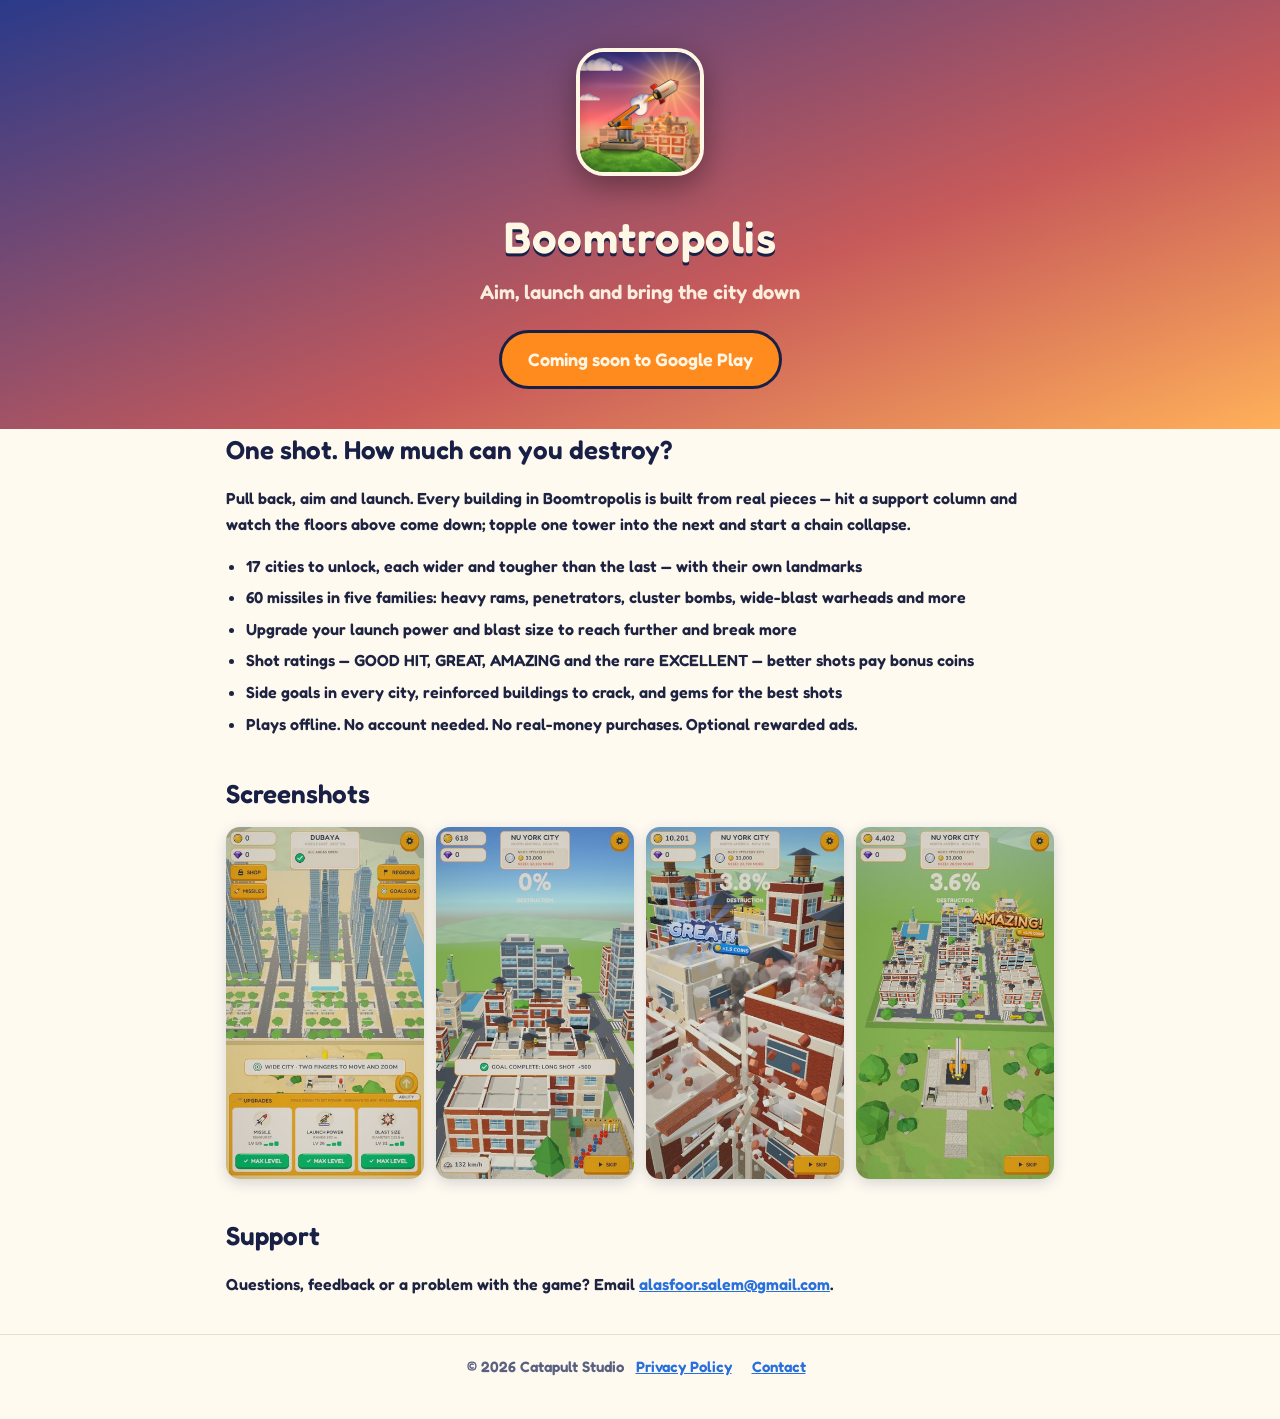
<file: index.html>
<!doctype html>
<html lang="en">
<head>
<meta charset="utf-8">
<meta name="viewport" content="width=device-width, initial-scale=1">
<title>Boomtropolis</title>
<meta name="description" content="Aim, launch and bring the city down. Upgrade 60 missiles across 17 cities. A free mobile game by Catapult Studio.">
<link rel="icon" href="img/favicon.png">
<meta http-equiv="Content-Security-Policy" content="default-src 'self'; img-src 'self'; style-src 'self'; font-src 'self'; script-src 'none'; object-src 'none'; base-uri 'self'; form-action 'none'">
<meta name="referrer" content="no-referrer">
<link rel="canonical" href="https://bodada172-byte.github.io/catapult/">
<link rel="apple-touch-icon" href="img/apple-touch-icon.png">
<meta property="og:type" content="website">
<meta property="og:title" content="Boomtropolis">
<meta property="og:description" content="Aim, launch and bring the city down. A free mobile game by Catapult Studio.">
<meta property="og:url" content="https://bodada172-byte.github.io/catapult/">
<meta property="og:image" content="https://bodada172-byte.github.io/catapult/img/share.jpg">
<meta name="twitter:card" content="summary_large_image">
<link rel="stylesheet" href="style.css">
</head>
<body>
<header class="hero">
  <div class="wrap">
    <img class="icon" src="img/icon.png" alt="Boomtropolis app icon">
    <h1>Boomtropolis</h1>
    <p class="tag">Aim, launch and bring the city down</p>
    <span class="badge">Coming soon to Google Play</span>
  </div>
</header>
<main class="wrap">
  <section>
    <h2>One shot. How much can you destroy?</h2>
    <p>Pull back, aim and launch. Every building in Boomtropolis is built from real pieces — hit a support column and watch
    the floors above come down; topple one tower into the next and start a chain collapse.</p>
    <ul class="features">
      <li>17 cities to unlock, each wider and tougher than the last — with their own landmarks</li>
      <li>60 missiles in five families: heavy rams, penetrators, cluster bombs, wide-blast warheads and more</li>
      <li>Upgrade your launch power and blast size to reach further and break more</li>
      <li>Shot ratings — GOOD HIT, GREAT, AMAZING and the rare EXCELLENT — better shots pay bonus coins</li>
      <li>Side goals in every city, reinforced buildings to crack, and gems for the best shots</li>
      <li>Plays offline. No account needed. No real-money purchases. Optional rewarded ads.</li>
    </ul>
  </section>
  <section>
    <h2>Screenshots</h2>
    <div class="shots">
      <img src="img/shot1.jpg" alt="Aiming at the city">
      <img src="img/shot2.jpg" alt="A missile in flight">
      <img src="img/shot3.jpg" alt="The impact">
      <img src="img/shot4.jpg" alt="A building collapsing">
    </div>
  </section>
  <section>
    <h2>Support</h2>
    <p>Questions, feedback or a problem with the game? Email
    <a href="mailto:alasfoor.salem@gmail.com">alasfoor.salem@gmail.com</a>.</p>
  </section>
</main>
<footer>
  <div class="wrap">
    © 2026 Catapult Studio
    <a href="privacy.html">Privacy Policy</a>
    <a href="mailto:alasfoor.salem@gmail.com">Contact</a>
  </div>
</footer>
</body>
</html>
</file>
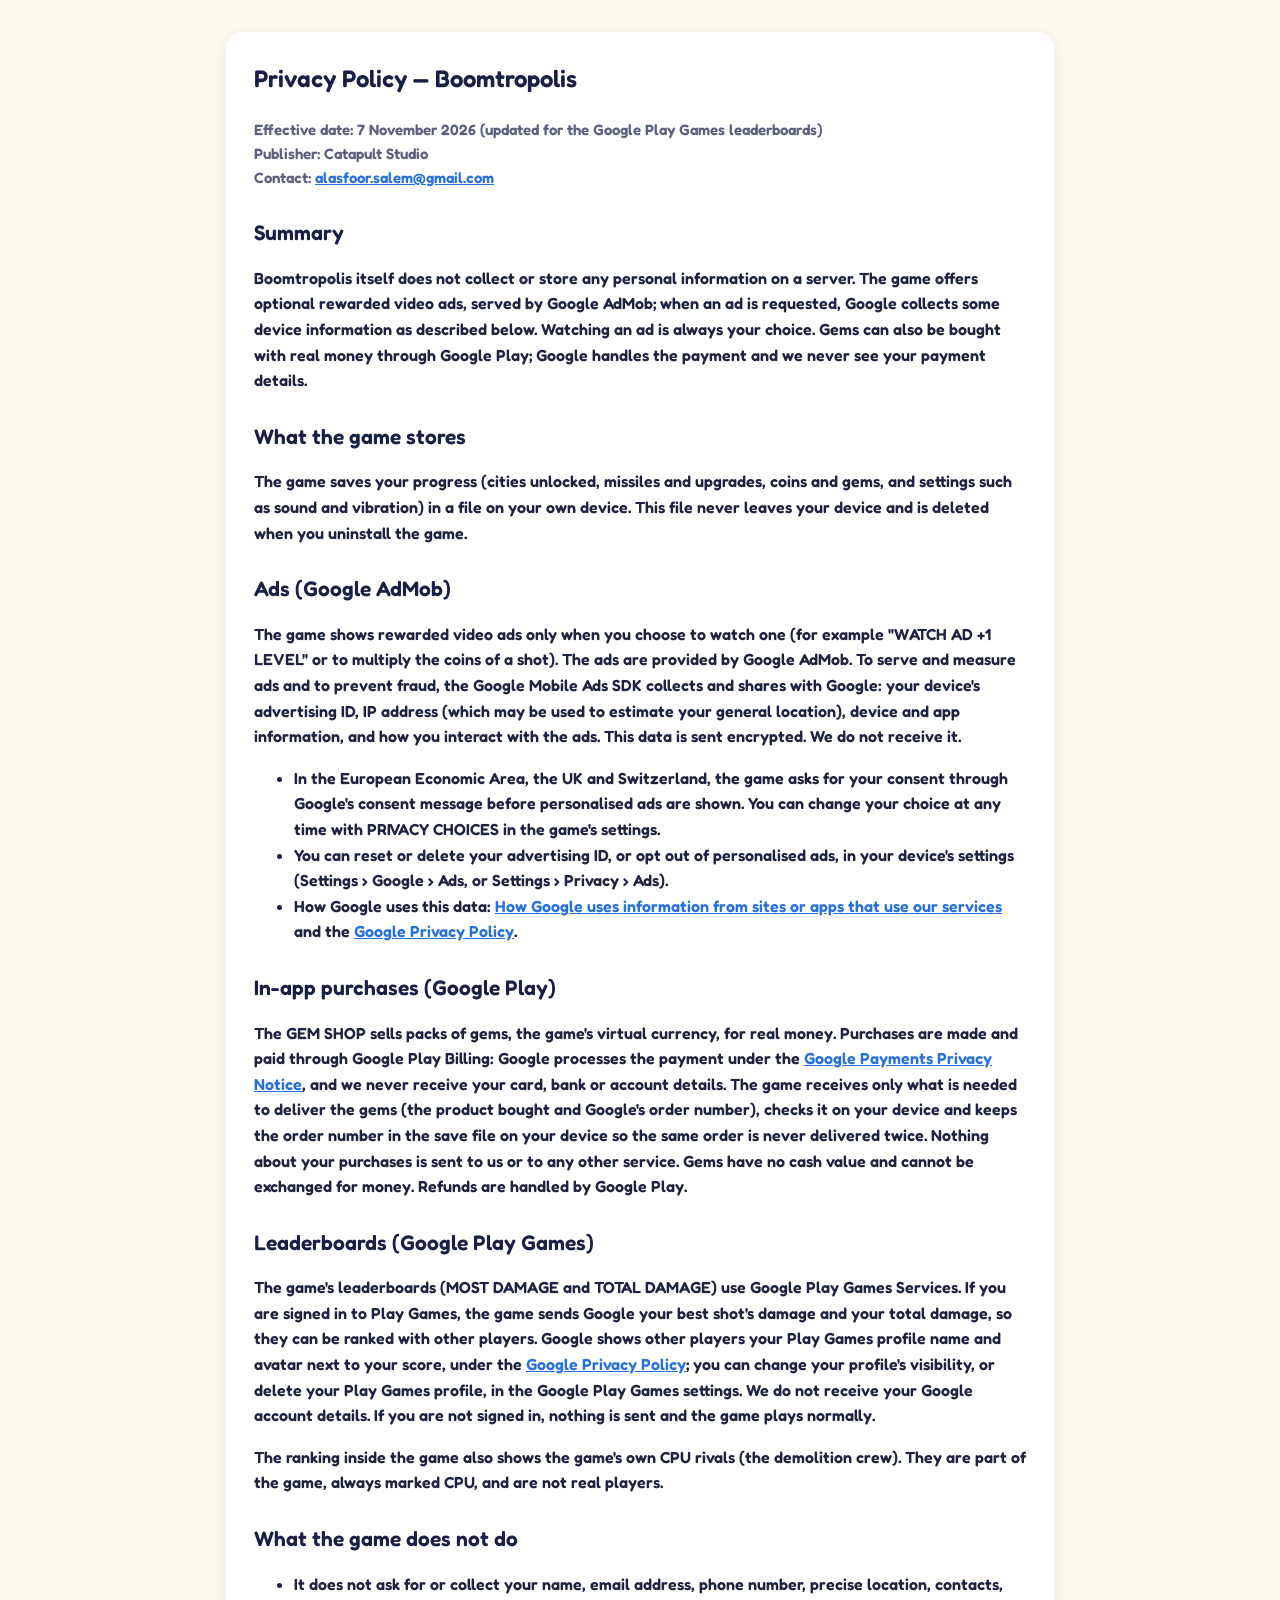
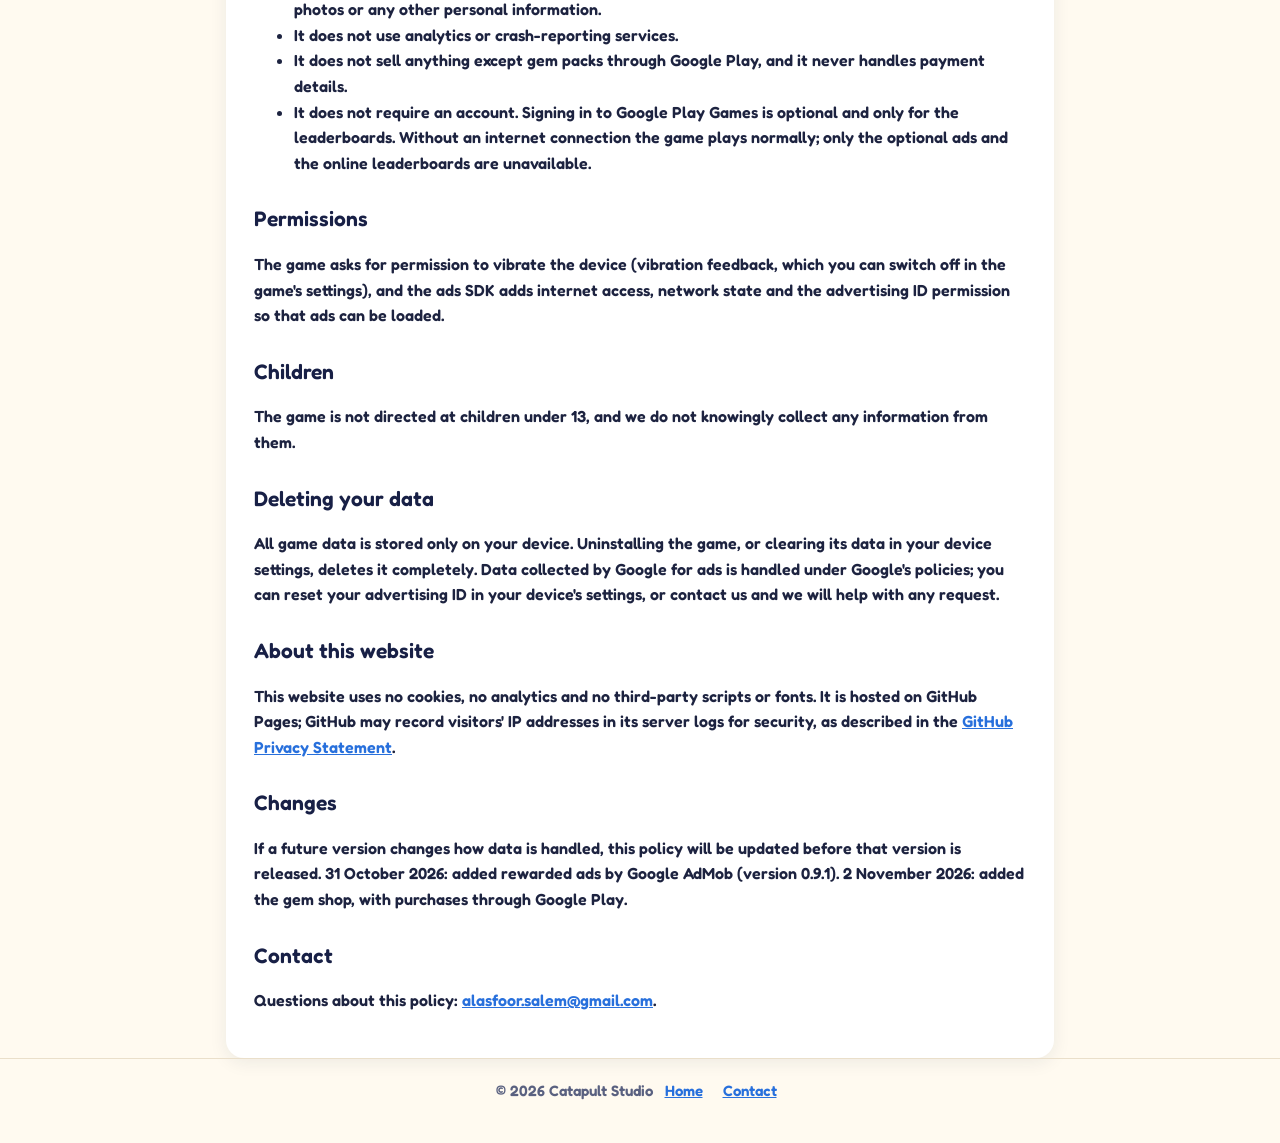
<file: privacy.html>
<!doctype html>
<html lang="en">
<head>
<meta charset="utf-8">
<meta name="viewport" content="width=device-width, initial-scale=1">
<title>Privacy Policy — Boomtropolis</title>
<meta name="description" content="Privacy Policy for Boomtropolis, by Catapult Studio.">
<link rel="icon" href="img/favicon.png">
<meta http-equiv="Content-Security-Policy" content="default-src 'self'; img-src 'self'; style-src 'self'; font-src 'self'; script-src 'none'; object-src 'none'; base-uri 'self'; form-action 'none'">
<meta name="referrer" content="no-referrer">
<link rel="canonical" href="https://bodada172-byte.github.io/catapult/privacy.html">
<link rel="apple-touch-icon" href="img/apple-touch-icon.png">
<meta property="og:type" content="website">
<meta property="og:title" content="Privacy Policy — Boomtropolis">
<meta property="og:description" content="Aim, launch and bring the city down. A free mobile game by Catapult Studio.">
<meta property="og:url" content="https://bodada172-byte.github.io/catapult/privacy.html">
<meta property="og:image" content="https://bodada172-byte.github.io/catapult/img/share.jpg">
<meta name="twitter:card" content="summary_large_image">
<link rel="stylesheet" href="style.css">
</head>
<body>
<main class="wrap doc-page">
  <article class="doc">
    <h1>Privacy Policy — Boomtropolis</h1>
    <p class="meta">Effective date: 7 November 2026 (updated for the Google Play Games leaderboards)<br>
    Publisher: Catapult Studio<br>
    Contact: <a href="mailto:alasfoor.salem@gmail.com">alasfoor.salem@gmail.com</a></p>

    <h2>Summary</h2>
    <p>Boomtropolis itself does not collect or store any personal information on a server. The game offers optional
    rewarded video ads, served by Google AdMob; when an ad is requested, Google collects some device information as
    described below. Watching an ad is always your choice. Gems can also be bought with real money through Google Play;
    Google handles the payment and we never see your payment details.</p>

    <h2>What the game stores</h2>
    <p>The game saves your progress (cities unlocked, missiles and upgrades, coins and gems, and settings such as sound
    and vibration) in a file on your own device. This file never leaves your device and is deleted when you uninstall
    the game.</p>

    <h2>Ads (Google AdMob)</h2>
    <p>The game shows rewarded video ads only when you choose to watch one (for example "WATCH AD +1 LEVEL" or to
    multiply the coins of a shot). The ads are provided by Google AdMob. To serve and measure ads and to prevent fraud,
    the Google Mobile Ads SDK collects and shares with Google: your device's advertising ID, IP address (which may be
    used to estimate your general location), device and app information, and how you interact with the ads. This data
    is sent encrypted. We do not receive it.</p>
    <ul>
      <li>In the European Economic Area, the UK and Switzerland, the game asks for your consent through Google's consent
      message before personalised ads are shown. You can change your choice at any time with PRIVACY CHOICES in the
      game's settings.</li>
      <li>You can reset or delete your advertising ID, or opt out of personalised ads, in your device's settings
      (Settings › Google › Ads, or Settings › Privacy › Ads).</li>
      <li>How Google uses this data:
      <a href="https://policies.google.com/technologies/partner-sites" rel="noopener noreferrer">How Google uses information from sites or apps that use our services</a>
      and the <a href="https://policies.google.com/privacy" rel="noopener noreferrer">Google Privacy Policy</a>.</li>
    </ul>

    <h2>In-app purchases (Google Play)</h2>
    <p>The GEM SHOP sells packs of gems, the game's virtual currency, for real money. Purchases are made and paid
    through Google Play Billing: Google processes the payment under the
    <a href="https://payments.google.com/payments/apis-secure/u/0/get_legal_document?ldo=0&ldt=privacynotice" rel="noopener noreferrer">Google Payments Privacy Notice</a>,
    and we never receive your card, bank or account details. The game receives only what is needed to deliver the gems
    (the product bought and Google's order number), checks it on your device and keeps the order number in the save file
    on your device so the same order is never delivered twice. Nothing about your purchases is sent to us or to any
    other service. Gems have no cash value and cannot be exchanged for money. Refunds are handled by Google Play.</p>

    <h2>Leaderboards (Google Play Games)</h2>
    <p>The game's leaderboards (MOST DAMAGE and TOTAL DAMAGE) use Google Play Games Services. If you are signed in to
    Play Games, the game sends Google your best shot's damage and your total damage, so they can be ranked with other
    players. Google shows other players your Play Games profile name and avatar next to your score, under the
    <a href="https://policies.google.com/privacy" rel="noopener noreferrer">Google Privacy Policy</a>; you can change
    your profile's visibility, or delete your Play Games profile, in the Google Play Games settings. We do not receive
    your Google account details. If you are not signed in, nothing is sent and the game plays normally.</p>
    <p>The ranking inside the game also shows the game's own CPU rivals (the demolition crew). They are part of the game,
    always marked CPU, and are not real players.</p>

    <h2>What the game does not do</h2>
    <ul>
      <li>It does not ask for or collect your name, email address, phone number, precise location, contacts, photos or
      any other personal information.</li>
      <li>It does not use analytics or crash-reporting services.</li>
      <li>It does not sell anything except gem packs through Google Play, and it never handles payment details.</li>
      <li>It does not require an account. Signing in to Google Play Games is optional and only for the leaderboards.
      Without an internet connection the game plays normally; only the optional ads and the online leaderboards are
      unavailable.</li>
    </ul>

    <h2>Permissions</h2>
    <p>The game asks for permission to vibrate the device (vibration feedback, which you can switch off in the game's
    settings), and the ads SDK adds internet access, network state and the advertising ID permission so that ads can be
    loaded.</p>

    <h2>Children</h2>
    <p>The game is not directed at children under 13, and we do not knowingly collect any information from them.</p>

    <h2>Deleting your data</h2>
    <p>All game data is stored only on your device. Uninstalling the game, or clearing its data in your device
    settings, deletes it completely. Data collected by Google for ads is handled under Google's policies; you can reset
    your advertising ID in your device's settings, or contact us and we will help with any request.</p>

    <h2>About this website</h2>
    <p>This website uses no cookies, no analytics and no third-party scripts or fonts. It is hosted on GitHub Pages;
    GitHub may record visitors' IP addresses in its server logs for security, as described in the
    <a href="https://docs.github.com/en/site-policy/privacy-policies/github-general-privacy-statement" rel="noopener noreferrer">GitHub Privacy Statement</a>.</p>

    <h2>Changes</h2>
    <p>If a future version changes how data is handled, this policy will be updated before that version is released.
    31 October 2026: added rewarded ads by Google AdMob (version 0.9.1). 2 November 2026: added the gem shop, with
    purchases through Google Play.</p>

    <h2>Contact</h2>
    <p>Questions about this policy: <a href="mailto:alasfoor.salem@gmail.com">alasfoor.salem@gmail.com</a>.</p>
  </article>
</main>
<footer>
  <div class="wrap">
    © 2026 Catapult Studio
    <a href="index.html">Home</a>
    <a href="mailto:alasfoor.salem@gmail.com">Contact</a>
  </div>
</footer>
</body>
</html>
</file>
<file: style.css>
@font-face {
  font-family: "Fredoka";
  src: url("fonts/Fredoka-SemiBold.ttf") format("truetype");
  font-weight: 400 700;
  font-display: swap;
}
:root {
  --navy: #182046;
  --orange: #ff8a1e;
  --ivory: #fff6e4;
  --blue: #2870dc;
  --ink: #1d2340;
  --muted: #5a6180;
  --bg: #fffaf0;
  --card: #ffffff;
}
* { box-sizing: border-box; }
body {
  margin: 0;
  font-family: "Fredoka", system-ui, -apple-system, "Segoe UI", sans-serif;
  color: var(--ink);
  background: var(--bg);
  line-height: 1.6;
}
a { color: var(--blue); }
.wrap { max-width: 860px; margin: 0 auto; padding: 0 16px; }
header.hero {
  background: linear-gradient(160deg, #2a3a8a 0%, #c75a5a 62%, #ffb05a 100%);
  color: var(--ivory);
  padding: 48px 0 40px;
  text-align: center;
}
.hero img.icon { width: 128px; height: 128px; border-radius: 28px; box-shadow: 0 10px 30px rgba(0,0,0,.35); border: 4px solid var(--ivory); }
.hero h1 { font-size: 44px; margin: 18px 0 4px; letter-spacing: .5px; text-shadow: 0 3px 0 var(--navy); }
.hero p.tag { font-size: 20px; margin: 0; opacity: .95; }
.badge {
  display: inline-block; margin-top: 22px; padding: 12px 26px; border-radius: 999px;
  background: var(--orange); color: var(--ivory); font-weight: 700; border: 3px solid var(--navy);
  text-decoration: none; font-size: 18px;
}
main { padding: 32px 0 48px; }
section { margin: 0 0 36px; }
h2 { color: var(--navy); font-size: 26px; margin: 0 0 12px; }
ul.features { padding-left: 20px; }
ul.features li { margin: 6px 0; }
.shots { display: grid; grid-template-columns: repeat(4, 1fr); gap: 12px; }
.shots img { width: 100%; border-radius: 14px; box-shadow: 0 4px 14px rgba(24,32,70,.18); }
@media (max-width: 640px) { .shots { grid-template-columns: repeat(2, 1fr); } .hero h1 { font-size: 34px; } }
.doc { background: var(--card); border-radius: 18px; padding: 28px; box-shadow: 0 4px 18px rgba(24,32,70,.08); }
.doc h1 { color: var(--navy); margin-top: 0; }
.doc h2 { font-size: 21px; margin-top: 26px; }
.meta { color: var(--muted); font-size: 15px; }
footer { border-top: 1px solid #eadfca; padding: 20px 0 40px; color: var(--muted); font-size: 15px; text-align: center; }
footer a { margin: 0 8px; }
.doc-page { padding-top: 32px; }
.notfound { text-align: center; padding: 80px 16px; }
.notfound img { width: 96px; height: 96px; border-radius: 22px; }
</file>
